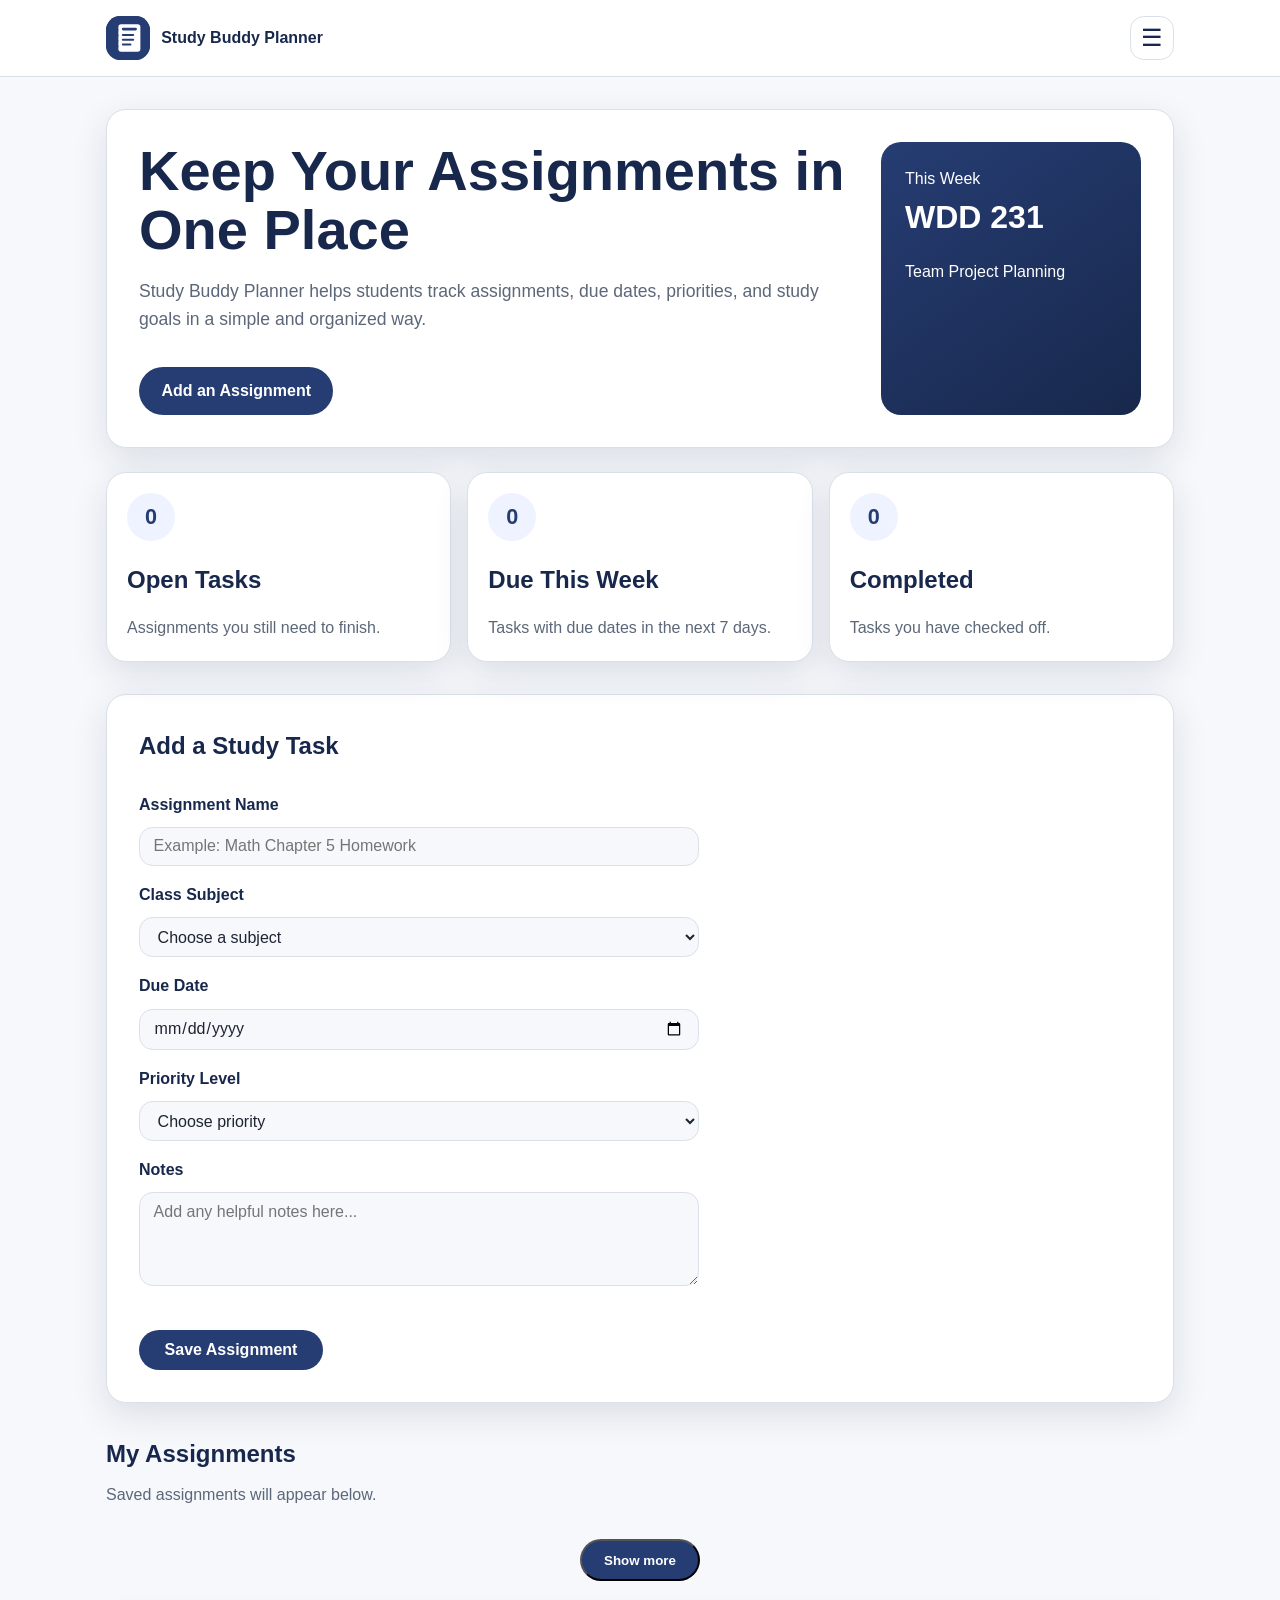
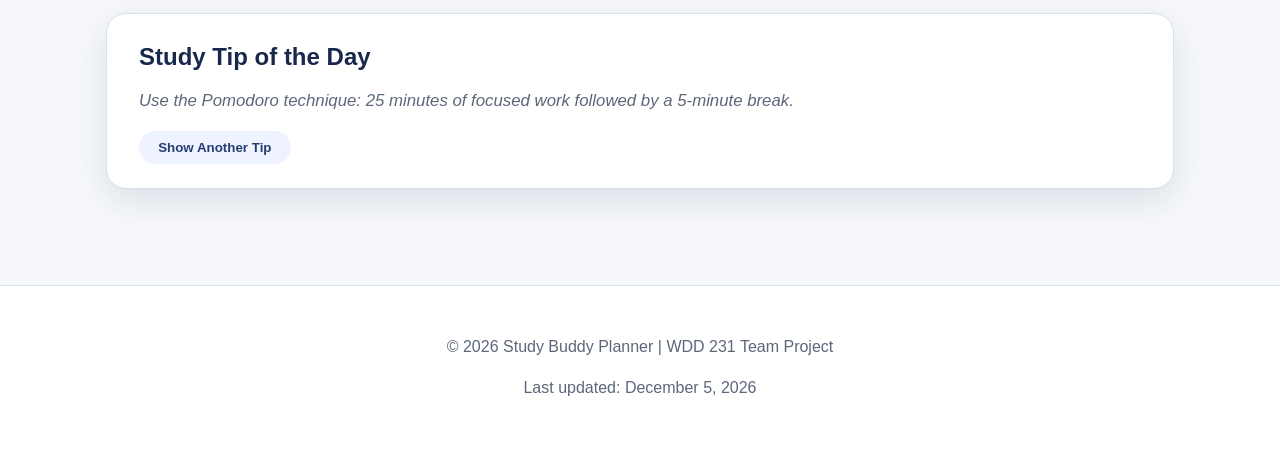
<file: index.html>
<!DOCTYPE html>
<html lang="en">
<head>
  <meta charset="UTF-8">
  <meta name="viewport" content="width=device-width, initial-scale=1.0">
  <title>Study Buddy Planner</title>
  <meta name="description" content="A student planner web app for tracking assignments, study goals, and deadlines.">
  <meta name="author" content="Team 2">

  <link rel="icon" href="images/notebook-logo.svg" type="image/svg+xml">
  <link rel="stylesheet" href="styles/base.css">
  <link rel="stylesheet" href="styles/home.css">
  <script src="scripts/main.js" type="module"></script>
</head>
<body>
  <a class="skip-link" href="#main-content">Skip to main content</a>

  <header class="site-header">
  <div class="header-content">
    <a class="logo" href="index.html" aria-label="Study Buddy Planner home">
      <img
        class="logo-mark"
        src="images/notebook-logo.svg"
        alt=""
        aria-hidden="true"
      >
      <span>Study Buddy Planner</span>
    </a>

    <nav class="main-nav" aria-label="Main navigation">
      <button
        id="menu-button"
        class="menu-button"
        aria-label="Open navigation menu"
        aria-expanded="false"
        aria-controls="nav-menu"
      >
        ☰
      </button>

      <ul id="nav-menu" class="nav-menu">
        <li>
          <a href="index.html" class="active" aria-current="page">Home</a>
        </li>
        <li><a href="planner.html">Planner</a></li>
        <li><a href="studytips.html">Study Tips</a></li>
        <li>
          <a href="settings.html" class="settings-link" aria-label="Settings">
            <span class="gear-icon" aria-hidden="true">⚙</span>
          </a>
        </li>
      </ul>
    </nav>
  </div>
</header>

  <main id="main-content">
    <section class="hero-section">
      <div>
        <h1>Keep Your Assignments in One Place</h1>
        <p class="hero-text">
          Study Buddy Planner helps students track assignments, due dates,
          priorities, and study goals in a simple and organized way.
        </p>
        <a href="#assignment-form" class="button">Add an Assignment</a>
      </div>

      <div class="date-card">
        <span>This Week</span>
        <strong>WDD 231</strong>
        <p>Team Project Planning</p>
      </div>
    </section>

    <section class="summary-grid" aria-label="Planner summary">
      <article class="summary-card">
        <span class="summary-number" id="summary-open">0</span>
        <h2>Open Tasks</h2>
        <p>Assignments you still need to finish.</p>
      </article>

      <article class="summary-card">
        <span class="summary-number" id="summary-due-week">0</span>
        <h2>Due This Week</h2>
        <p>Tasks with due dates in the next 7 days.</p>
      </article>

      <article class="summary-card">
        <span class="summary-number" id="summary-completed">0</span>
        <h2>Completed</h2>
        <p>Tasks you have checked off.</p>
      </article>
    </section>


    <section class="planner-section">
      <h2>Add a Study Task</h2>

      <form id="assignment-form">
        <label for="assignment-name">Assignment Name</label>
        <input
          type="text"
          id="assignment-name"
          name="assignment-name"
          placeholder="Example: Math Chapter 5 Homework"
          required
          maxlength="100"
        >

        <label for="subject">Class Subject</label>
        <select id="subject" name="subject" required>
          <option value="">Choose a subject</option>
          <option value="Math">Math</option>
          <option value="Science">Science</option>
          <option value="English">English</option>
          <option value="History">History</option>
          <option value="Computer Science">Computer Science</option>
          <option value="Other">Other</option>
        </select>

        <label for="due-date">Due Date</label>
        <input
          type="date"
          id="due-date"
          name="due-date"
          required
        >

        <label for="priority">Priority Level</label>
        <select id="priority" name="priority" required>
          <option value="">Choose priority</option>
          <option value="Low">Low</option>
          <option value="Medium">Medium</option>
          <option value="High">High</option>
        </select>

        <label for="notes">Notes</label>
        <textarea
          id="notes"
          name="notes"
          rows="4"
          placeholder="Add any helpful notes here..."
        ></textarea>

        <p id="form-error" class="form-error" aria-live="polite"></p>
        <button type="submit">Save Assignment</button>
      </form>
    </section>

    <section class="task-section" id="assignment-section">
      <h2>My Assignments</h2>
      <p class="section-note" id="task-section-note">Saved assignments will appear below.</p>
      <div id="incomplete-list" class="task-list"></div>
      <button id="show-more-incomplete" class="button button-outline show-more-btn" hidden>Show more</button>

      <div id="completed-section" hidden>
        <h3 class="completed-heading">Completed</h3>
        <div id="completed-list" class="task-list task-list-completed"></div>
        <button id="show-more-completed" class="button button-outline show-more-btn" hidden>Show more</button>
      </div>
    </section>

    <section class="study-tip-section">
      <h2>Study Tip of the Day</h2>
      <div id="study-tip-card">
        <p>
          Break large assignments into smaller tasks so they feel easier
          to complete.
        </p>
      </div>
      <button id="new-tip-button">Show Another Tip</button>
    </section>

    <section class="modal-section">
      <dialog id="task-modal">
        <div class="modal-content">
          <button id="close-modal" aria-label="Close task details">X</button>
          <h2>Assignment Details</h2>
          <p id="modal-text">More assignment details will appear here.</p>
        </div>
      </dialog>
    </section>
  </main>

    <footer class="site-footer">
    <p>&copy; <span id="current-year"></span> Study Buddy Planner | WDD 231 Team Project</p>
    <p id="last-modified"></p>
  </footer>

  <section class="delete-modal-section">
  <dialog id="delete-modal">
    <div class="modal-content">
      <h2>Delete Study Task?</h2>
      <p>Are you sure you want to delete this study task?</p>

      <div class="modal-actions">
        <button id="cancel-delete" type="button">Cancel</button>
        <button id="confirm-delete" type="button" class="delete-confirm-btn">Delete</button>
      </div>
    </div>
  </dialog>
</section>

  <div id="toast" class="toast" role="status" aria-live="polite"></div>
</body>
</html>
</file>
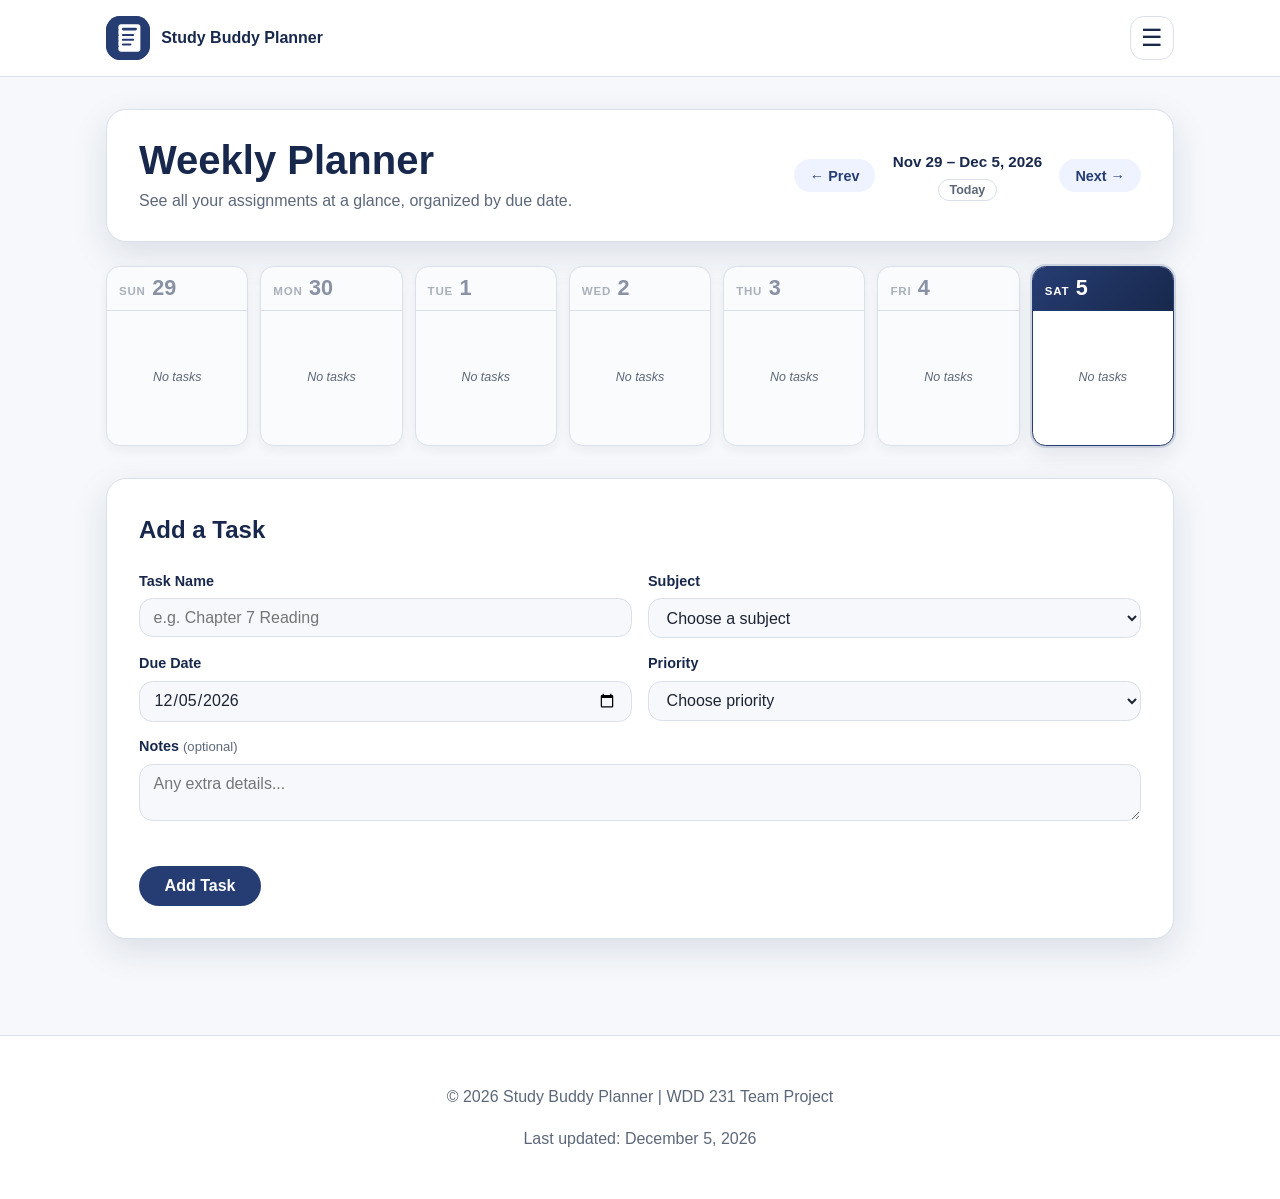
<file: planner.html>
<!DOCTYPE html>
<html lang="en">
<head>
  <meta charset="UTF-8">
  <meta name="viewport" content="width=device-width, initial-scale=1.0">
  <title>Planner | Study Buddy Planner</title>
  <meta name="description" content="A weekly calendar planner for organizing assignments and study tasks by day.">
  <meta name="author" content="Team 2">
  
  <link rel="icon" href="images/notebook-logo.svg" type="image/svg+xml">
  <link rel="stylesheet" href="styles/base.css">
  <link rel="stylesheet" href="styles/planner.css">
  <script src="scripts/planner.js" type="module"></script>
</head>
<body>
  <a class="skip-link" href="#main-content">Skip to main content</a>

  <header class="site-header">
  <div class="header-content">
    <a class="logo" href="index.html" aria-label="Study Buddy Planner home">
      <img
        class="logo-mark"
        src="images/notebook-logo.svg"
        alt=""
        aria-hidden="true"
      >
      <span>Study Buddy Planner</span>
    </a>

    <nav class="main-nav" aria-label="Main navigation">
      <button
        id="menu-button"
        class="menu-button"
        aria-label="Open navigation menu"
        aria-expanded="false"
        aria-controls="nav-menu"
      >
        ☰
      </button>

      <ul id="nav-menu" class="nav-menu">
        <li><a href="index.html">Home</a></li>
        <li>
          <a href="planner.html" class="active" aria-current="page">Planner</a>
        </li>
        <li><a href="studytips.html">Study Tips</a></li>
        <li>
          <a href="settings.html" class="settings-link" aria-label="Settings">
            <span class="gear-icon" aria-hidden="true">⚙</span>
          </a>
        </li>
      </ul>
    </nav>
  </div>
</header>

  <main id="main-content">

    <section class="planner-hero">
      <div class="planner-hero-text">
        <h1>Weekly Planner</h1>
        <p>See all your assignments at a glance, organized by due date.</p>
      </div>
      <div class="week-nav" aria-label="Week navigation">
        <button class="week-nav-btn" id="prev-week" aria-label="Previous week">&#8592; Prev</button>
        <div class="week-nav-center">
          <span id="week-label" aria-live="polite"></span>
          <button class="week-today-btn" id="today-btn">Today</button>
        </div>
        <button class="week-nav-btn" id="next-week" aria-label="Next week">Next &#8594;</button>
      </div>
    </section>

    <section class="calendar-section" aria-label="Weekly calendar">
      <div class="calendar-grid" id="calendar-grid">
        <!-- Day columns rendered by planner.js -->
      </div>
    </section>

    <section class="planner-form-section">
      <h2>Add a Task</h2>
      <form id="planner-form">
        <div class="form-row">
          <div class="form-group">
            <label for="planner-task-name">Task Name</label>
            <input
              type="text"
              id="planner-task-name"
              name="assignment-name"
              placeholder="e.g. Chapter 7 Reading"
              required
              maxlength="100"
            >
          </div>

          <div class="form-group">
            <label for="planner-subject">Subject</label>
            <select id="planner-subject" name="subject" required>
              <option value="">Choose a subject</option>
              <option value="Math">Math</option>
              <option value="Science">Science</option>
              <option value="English">English</option>
              <option value="History">History</option>
              <option value="Computer Science">Computer Science</option>
              <option value="Other">Other</option>
            </select>
          </div>
        </div>

        <div class="form-row">
          <div class="form-group">
            <label for="planner-due-date">Due Date</label>
            <input
              type="date"
              id="planner-due-date"
              name="due-date"
              required
            >
          </div>

          <div class="form-group">
            <label for="planner-priority">Priority</label>
            <select id="planner-priority" name="priority" required>
              <option value="">Choose priority</option>
              <option value="Low">Low</option>
              <option value="Medium">Medium</option>
              <option value="High">High</option>
            </select>
          </div>
        </div>

        <div class="form-group form-group-full">
          <label for="planner-notes">Notes <span class="optional-label">(optional)</span></label>
          <textarea
            id="planner-notes"
            name="notes"
            rows="2"
            placeholder="Any extra details..."
          ></textarea>
        </div>

        <p id="planner-form-error" class="form-error" aria-live="polite"></p>
        <button type="submit" class="button">Add Task</button>
      </form>
    </section>

  </main>

  <footer class="site-footer">
    <p>&copy; <span id="current-year"></span> Study Buddy Planner | WDD 231 Team Project</p>
    <p id="last-modified"></p>
  </footer>

  <!-- Task detail modal -->
  <dialog id="task-modal">
    <div class="modal-content">
      <button id="close-modal" aria-label="Close task details">&#10005;</button>
      <h2>Task Details</h2>
      <div id="modal-body"></div>
    </div>
  </dialog>

</body>
</html>
</file>
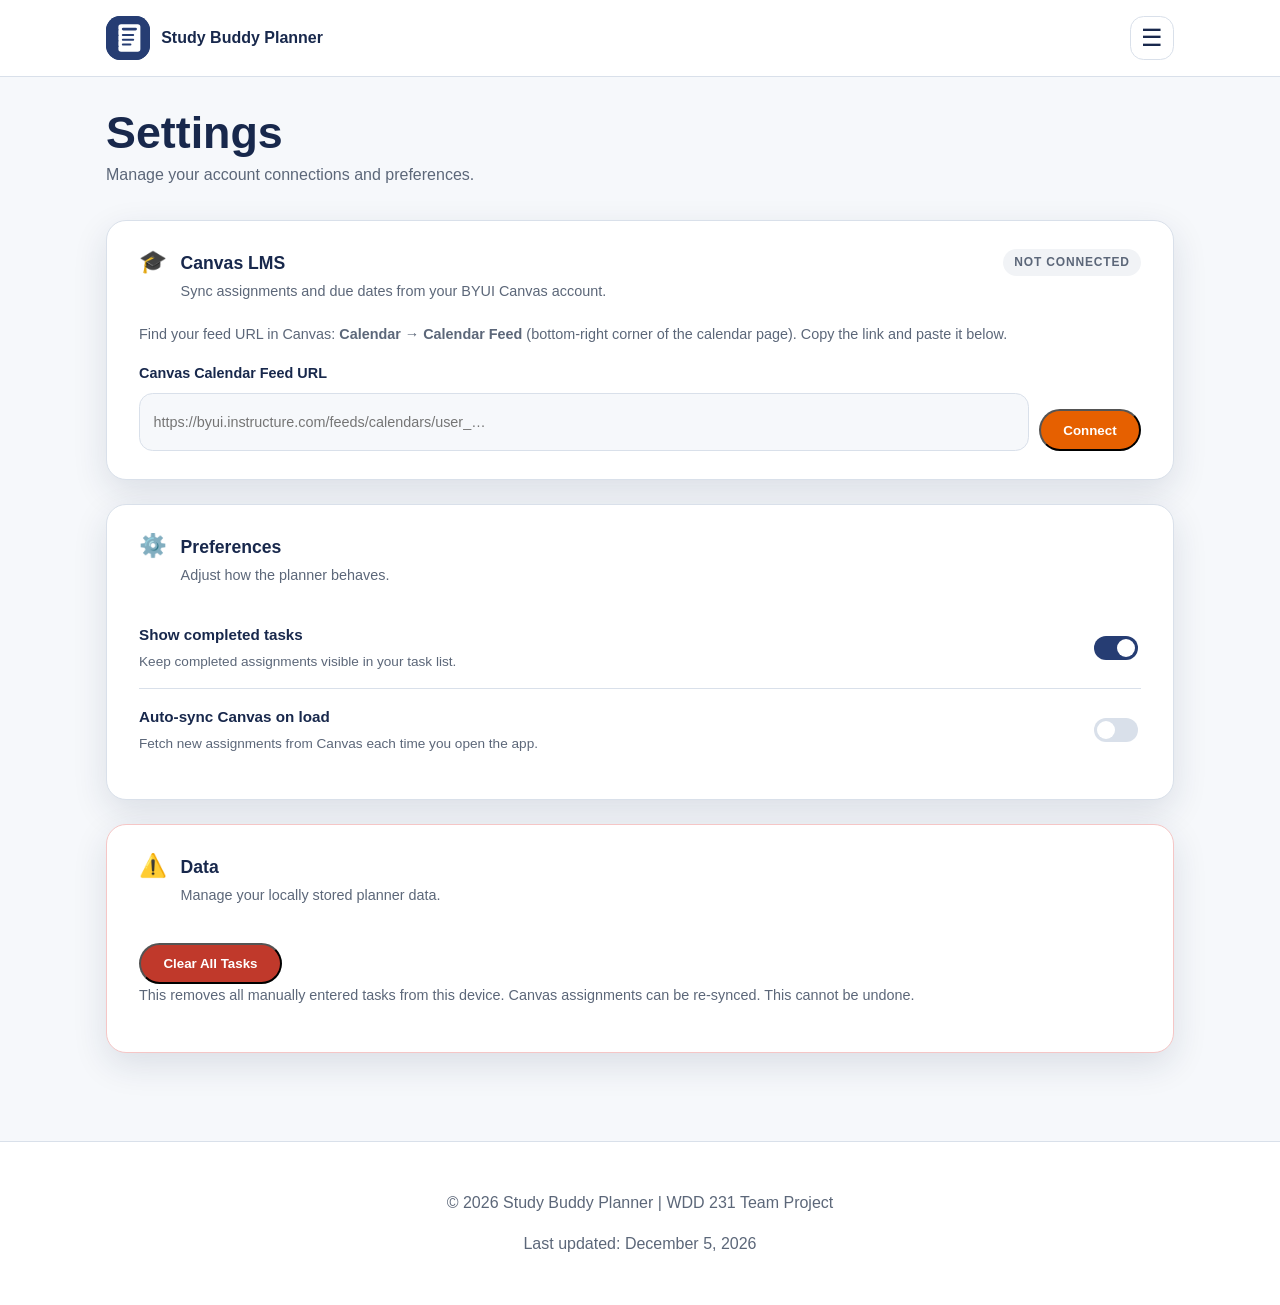
<file: settings.html>
<!DOCTYPE html>
<html lang="en">
<head>
  <meta charset="UTF-8">
  <meta name="viewport" content="width=device-width, initial-scale=1.0">
  <title>Settings — Study Buddy Planner</title>
  <meta name="description" content="Connect your Canvas account and manage your Study Buddy Planner settings.">
  <meta name="author" content="Team 2">

  <link rel="icon" href="images/notebook-logo.svg" type="image/svg+xml">
  <link rel="stylesheet" href="styles/base.css">
  <link rel="stylesheet" href="styles/home.css">
  <link rel="stylesheet" href="styles/settings.css">
  <script src="scripts/settings.js" type="module"></script>
</head>
<body>
  <a class="skip-link" href="#main-content">Skip to main content</a>

  <header class="site-header">
    <div class="header-content">
      <a class="logo" href="index.html" aria-label="Study Buddy Planner home">
        <img
          class="logo-mark"
          src="images/notebook-logo.svg"
          alt=""
          aria-hidden="true"
        >
        <span>Study Buddy Planner</span>
      </a>

      <nav class="main-nav" aria-label="Main navigation">
        <button
          id="menu-button"
          class="menu-button"
          aria-label="Open navigation menu"
          aria-expanded="false"
          aria-controls="nav-menu"
        >
          ☰
        </button>

        <ul id="nav-menu" class="nav-menu">
          <li><a href="index.html">Home</a></li>
          <li><a href="planner.html">Planner</a></li>
          <li><a href="studytips.html">Study Tips</a></li>

          <li>
            <a
              href="settings.html"
              class="settings-link active"
              aria-label="Settings"
              aria-current="page"
            >
              <span class="gear-icon" aria-hidden="true">⚙</span>
            </a>
          </li>
        </ul>
      </nav>
    </div>
  </header>

  <main id="main-content">

    <section class="settings-hero">
      <h1>Settings</h1>
      <p>Manage your account connections and preferences.</p>
    </section>

    <!-- Canvas Integration -->
    <section class="settings-card" id="canvas-section">
      <div class="settings-card-header">
        <div class="settings-card-title">
          <span class="settings-icon" aria-hidden="true">🎓</span>
          <div>
            <h2>Canvas LMS</h2>
            <p>Sync assignments and due dates from your BYUI Canvas account.</p>
          </div>
        </div>
        <span class="connection-badge" id="canvas-badge" data-status="disconnected">Not connected</span>
      </div>

      <!-- Disconnected state -->
      <div id="canvas-disconnected">
        <p class="settings-note">
          Find your feed URL in Canvas: <strong>Calendar &rarr; Calendar Feed</strong>
          (bottom-right corner of the calendar page). Copy the link and paste it below.
        </p>
        <form id="canvas-feed-form" class="canvas-feed-form">
          <label for="canvas-feed-url">Canvas Calendar Feed URL</label>
          <div class="feed-input-row">
            <input
              type="url"
              id="canvas-feed-url"
              name="canvas-feed-url"
              placeholder="https://byui.instructure.com/feeds/calendars/user_…"
              autocomplete="off"
              required
            >
            <button type="submit" class="button button-canvas">Connect</button>
          </div>
        </form>
      </div>

      <!-- Connected state (hidden until feed is saved) -->
      <div id="canvas-connected" hidden>
        <div class="canvas-account-row">
          <div class="canvas-account-info">
            <p class="canvas-account-name">Calendar feed connected</p>
            <p class="canvas-account-email" id="canvas-feed-display">—</p>
          </div>
          <button class="button button-outline" id="canvas-disconnect-btn">Disconnect</button>
        </div>

        <div class="canvas-courses-section">
          <h3>Upcoming Assignments</h3>
          <p class="settings-note" id="canvas-courses-note">Sync to import your assignments.</p>
          <ul class="canvas-course-list" id="canvas-course-list" aria-label="Canvas assignments preview"></ul>
          <div class="sync-row">
            <button class="button button-secondary" id="canvas-sync-btn">Sync Assignments Now</button>
            <p class="settings-note" id="canvas-last-synced" hidden></p>
          </div>
        </div>
      </div>

      <!-- Error state (hidden until needed) -->
      <div id="canvas-error" hidden>
        <p class="settings-error" id="canvas-error-msg">Something went wrong connecting to Canvas.</p>
        <button class="button button-outline" id="canvas-retry-btn">Try Again</button>
      </div>
    </section>

    <!-- App Preferences -->
    <section class="settings-card">
      <div class="settings-card-header">
        <div class="settings-card-title">
          <span class="settings-icon" aria-hidden="true">⚙️</span>
          <div>
            <h2>Preferences</h2>
            <p>Adjust how the planner behaves.</p>
          </div>
        </div>
      </div>

      <div class="prefs-list">
        <label class="pref-row">
          <div>
            <span class="pref-label">Show completed tasks</span>
            <span class="pref-desc">Keep completed assignments visible in your task list.</span>
          </div>
          <input type="checkbox" id="pref-show-completed" role="switch">
        </label>

        <label class="pref-row">
          <div>
            <span class="pref-label">Auto-sync Canvas on load</span>
            <span class="pref-desc">Fetch new assignments from Canvas each time you open the app.</span>
          </div>
          <input type="checkbox" id="pref-auto-sync" role="switch">
        </label>
      </div>
    </section>

    <!-- Danger zone -->
    <section class="settings-card settings-card-danger">
      <div class="settings-card-header">
        <div class="settings-card-title">
          <span class="settings-icon" aria-hidden="true">⚠️</span>
          <div>
            <h2>Data</h2>
            <p>Manage your locally stored planner data.</p>
          </div>
        </div>
      </div>
      <button class="button button-danger" id="clear-data-btn">Clear All Tasks</button>
      <p class="settings-note">This removes all manually entered tasks from this device. Canvas assignments can be re-synced. This cannot be undone.</p>
    </section>

  </main>

  <footer class="site-footer">
    <p>&copy; <span id="current-year"></span> Study Buddy Planner | WDD 231 Team Project</p>
    <p id="last-modified"></p>
  </footer>

  <!-- Confirm clear dialog -->
  <dialog id="confirm-clear-modal">
    <div class="modal-content">
      <button id="close-confirm-modal" aria-label="Cancel">X</button>
      <h2>Clear all tasks?</h2>
      <p>This will permanently delete all manually entered tasks on this device. Canvas assignments can be re-synced afterward.</p>
      <div class="modal-actions">
        <button class="button button-outline" id="cancel-clear-btn">Cancel</button>
        <button class="button button-danger" id="confirm-clear-btn">Yes, clear everything</button>
      </div>
    </div>
  </dialog>

</body>
</html>
</file>
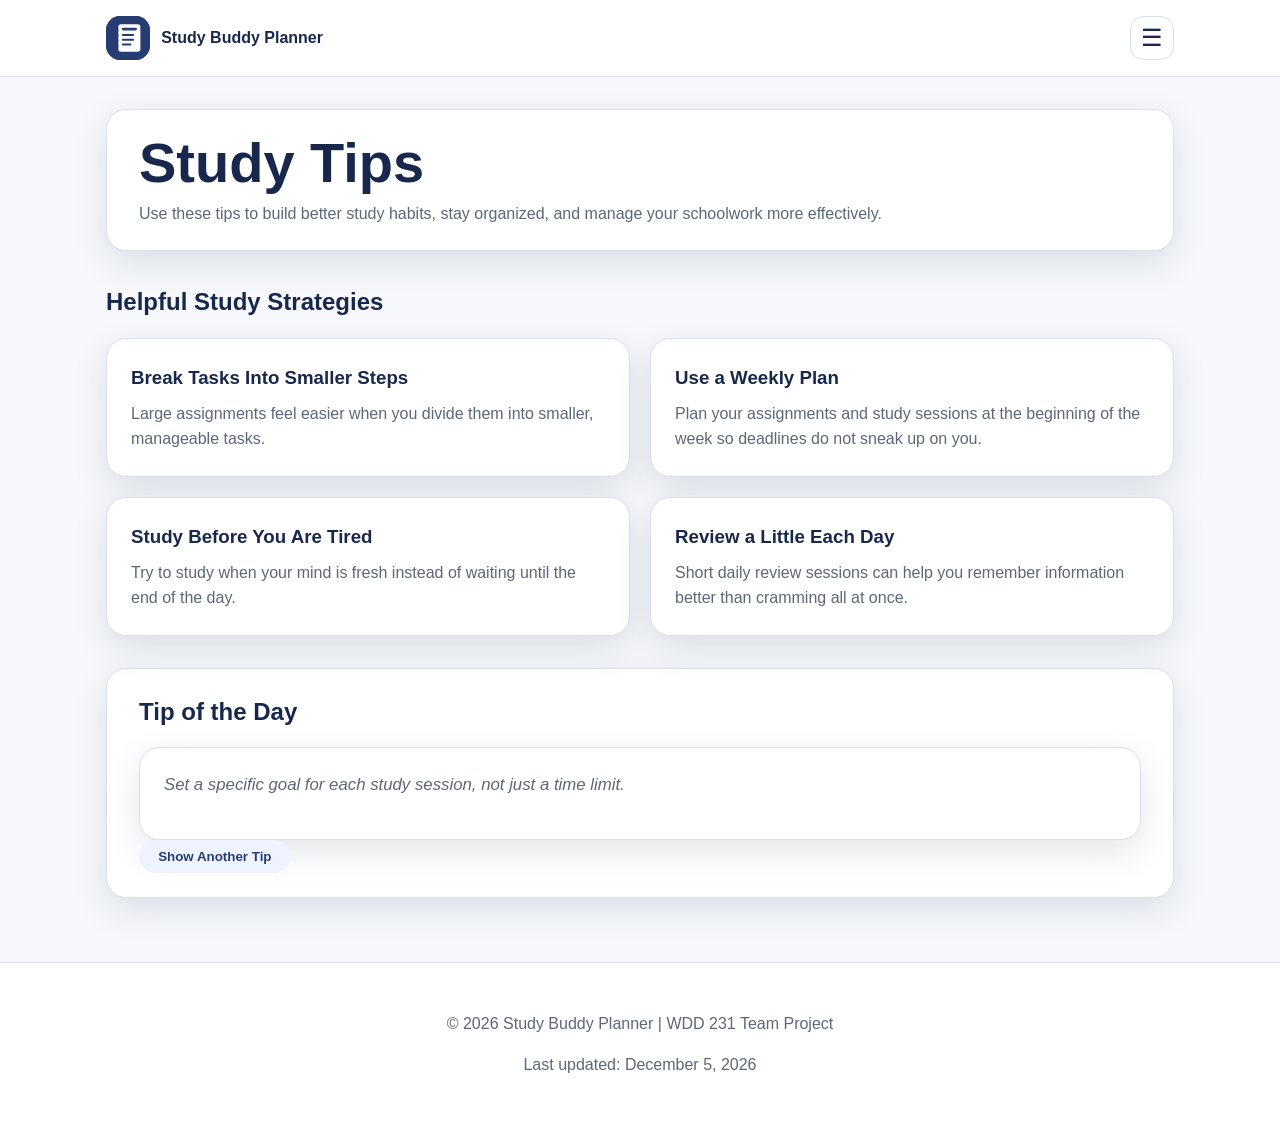
<file: studytips.html>
<!DOCTYPE html>
<html lang="en">
<head>
  <meta charset="UTF-8">
  <meta name="viewport" content="width=device-width, initial-scale=1.0">
  <title>Study Tips | Study Buddy Planner</title>
  <meta name="description" content="Study tips and strategies to help students stay organized and improve their study habits.">
  <meta name="author" content="Team 2">

  <link rel="icon" href="images/notebook-logo.svg" type="image/svg+xml">
  <link rel="stylesheet" href="styles/base.css">
  <link rel="stylesheet" href="styles/home.css">
  <script src="scripts/main.js" type="module"></script>
</head>

<body>
  <a href="#main-content" class="skip-link">Skip to main content</a>

  <header class="site-header">
  <div class="header-content">
    <a class="logo" href="index.html" aria-label="Study Buddy Planner home">
      <img
        class="logo-mark"
        src="images/notebook-logo.svg"
        alt=""
        aria-hidden="true"
      >
      <span>Study Buddy Planner</span>
    </a>

    <nav class="main-nav" aria-label="Main navigation">
      <button
        id="menu-button"
        class="menu-button"
        aria-label="Open navigation menu"
        aria-expanded="false"
        aria-controls="nav-menu"
      >
        ☰
      </button>

      <ul id="nav-menu" class="nav-menu">
        <li><a href="index.html">Home</a></li>
        <li><a href="planner.html">Planner</a></li>
        <li>
          <a href="studytips.html" class="active" aria-current="page">
            Study Tips
          </a>
        </li>
        <li>
          <a href="settings.html" class="settings-link" aria-label="Settings">
            <span class="gear-icon" aria-hidden="true">⚙</span>
          </a>
        </li>
      </ul>
    </nav>
  </div>
</header>

  <main id="main-content">
    <section class="tips-hero">
      <h1>Study Tips</h1>
      <p>
        Use these tips to build better study habits, stay organized, and manage
        your schoolwork more effectively.
      </p>
    </section>

    <section class="tips-section">
      <h2>Helpful Study Strategies</h2>

      <div class="tips-grid">
        <article class="study-tip-card">
          <h3>Break Tasks Into Smaller Steps</h3>
          <p>
            Large assignments feel easier when you divide them into smaller,
            manageable tasks.
          </p>
        </article>

        <article class="study-tip-card">
          <h3>Use a Weekly Plan</h3>
          <p>
            Plan your assignments and study sessions at the beginning of the
            week so deadlines do not sneak up on you.
          </p>
        </article>

        <article class="study-tip-card">
          <h3>Study Before You Are Tired</h3>
          <p>
            Try to study when your mind is fresh instead of waiting until the
            end of the day.
          </p>
        </article>

        <article class="study-tip-card">
          <h3>Review a Little Each Day</h3>
          <p>
            Short daily review sessions can help you remember information
            better than cramming all at once.
          </p>
        </article>
      </div>
    </section>

    <section class="featured-tip-section">
      <h2>Tip of the Day</h2>

      <div id="study-tip-card" class="study-tip-card">
        <p>
          Start with the assignment that is due soonest or feels the hardest.
          Getting it started can make the rest of your work feel easier.
        </p>
      </div>

      <button id="new-tip-button" type="button">Show Another Tip</button>
    </section>
  </main>

  <footer class="site-footer">
    <p>&copy; <span id="current-year"></span> Study Buddy Planner | WDD 231 Team Project</p>
    <p id="last-modified"></p>
  </footer>
</body>
</html>
</file>
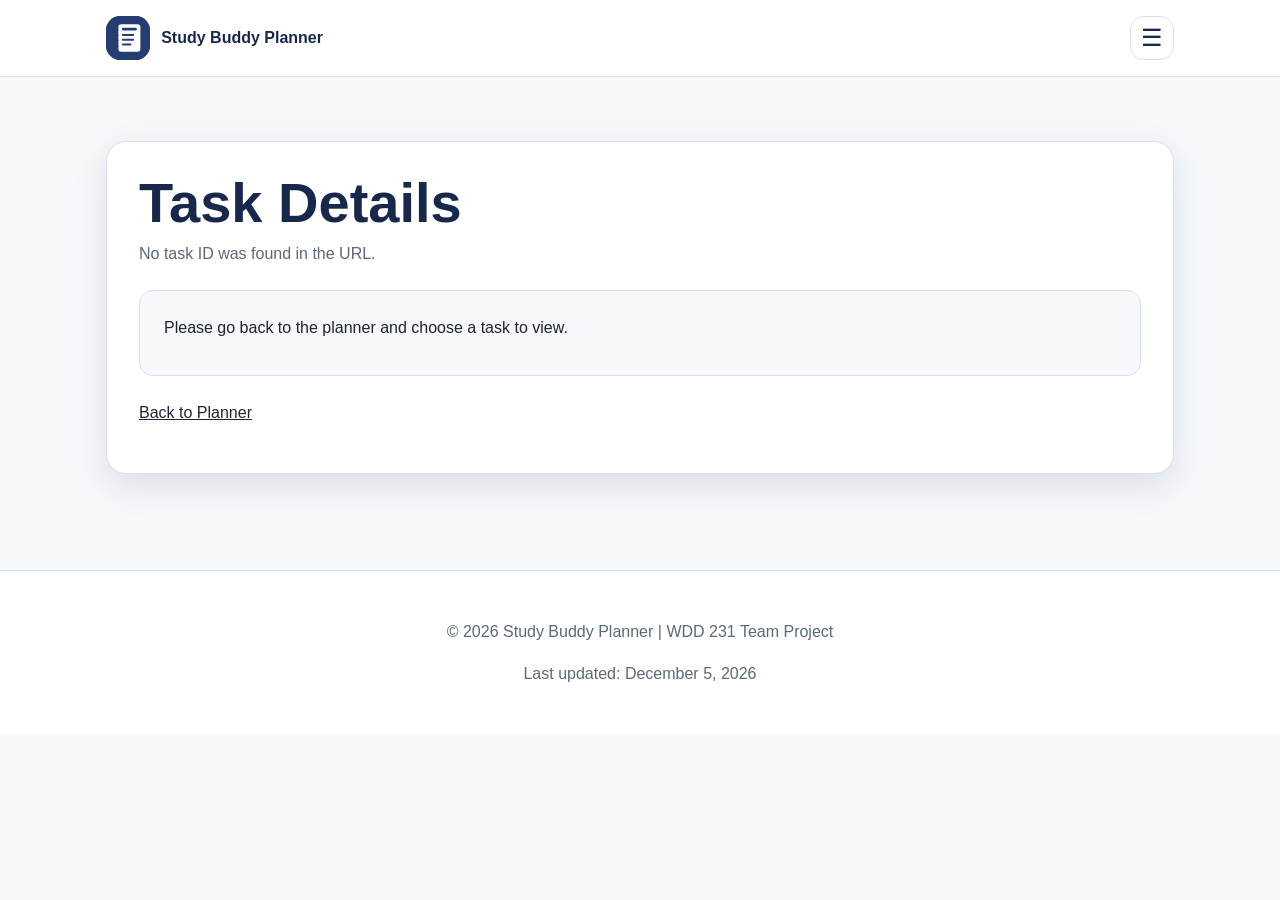
<file: task-details.html>
<!DOCTYPE html>
<html lang="en">
<head>
  <meta charset="UTF-8">
  <meta name="viewport" content="width=device-width, initial-scale=1.0">
  <title>Task Details | Study Buddy Planner</title>
  <meta name="description" content="View details for a selected study task or assignment.">
  <meta name="author" content="Team 2">

  <link rel="icon" href="images/notebook-logo.svg" type="image/svg+xml">
  <link rel="stylesheet" href="styles/base.css">
  <link rel="stylesheet" href="styles/home.css">

  <script src="scripts/task-details.js" type="module"></script>
</head>

<body>
  <a href="#main-content" class="skip-link">Skip to main content</a>

  <header class="site-header">
    <div class="header-content">
      <a class="logo" href="index.html" aria-label="Study Buddy Planner home">
        <img
          class="logo-mark"
          src="images/notebook-logo.svg"
          alt=""
          aria-hidden="true"
        >
        <span>Study Buddy Planner</span>
      </a>

      <nav class="main-nav" aria-label="Main navigation">
        <button
          id="menu-button"
          class="menu-button"
          aria-label="Open navigation menu"
          aria-expanded="false"
          aria-controls="nav-menu"
        >
          ☰
        </button>

        <ul id="nav-menu" class="nav-menu">
          <li><a href="index.html">Home</a></li>
          <li><a href="planner.html">Planner</a></li>
          <li><a href="studytips.html">Study Tips</a></li>

          <li>
            <a href="settings.html" class="settings-link" aria-label="Settings">
              <span class="gear-icon" aria-hidden="true">⚙</span>
            </a>
          </li>
        </ul>
      </nav>
    </div>
  </header>

  <main id="main-content">
    <section class="task-details-section">
      <h1>Task Details</h1>
      <p id="task-id-message">Loading task details...</p>

      <div id="task-details-card">
        <!-- Task details will show here with JavaScript -->
      </div>

      <p>
        <a href="planner.html">Back to Planner</a>
      </p>
    </section>
  </main>

  <footer class="site-footer">
    <p>&copy; <span id="current-year"></span> Study Buddy Planner | WDD 231 Team Project</p>
    <p id="last-modified"></p>
  </footer>
</body>
</html>
</file>
<file: styles/base.css>
:root {
  --color-bg: #f6f8fb;
  --color-surface: #ffffff;
  --color-primary: #263d73;
  --color-primary-dark: #18284c;
  --color-text: #1d2433;
  --color-muted: #5c6779;
  --color-border: #d9e0ea;
  --shadow-soft: 0 12px 35px rgba(28, 42, 70, 0.12);
  --radius-lg: 1.25rem;
  --radius-md: 0.85rem;
  --max-width: 1100px;
  --font-main: Arial, Helvetica, sans-serif;
}

* {
  box-sizing: border-box;
}

body {
  margin: 0;
  font-family: var(--font-main);
  color: var(--color-text);
  background: var(--color-bg);
  line-height: 1.6;
}

a {
  color: inherit;
}

.skip-link {
  position: absolute;
  top: -50px;
  left: 1rem;
  background: var(--color-primary-dark);
  color: white;
  padding: 0.75rem 1rem;
  border-radius: var(--radius-md);
}

.skip-link:focus {
  top: 1rem;
}

.site-header {
  background: var(--color-surface);
  border-bottom: 1px solid var(--color-border);
}

.header-content {
  max-width: var(--max-width);
  margin: 0 auto;
  padding: 1rem;
  display: flex;
  align-items: center;
  justify-content: space-between;
}

main {
  max-width: var(--max-width);
  margin: 0 auto;
  padding: 2rem 1rem 4rem;
}

.site-footer {
  text-align: center;
  padding: 2rem 1rem;
  color: var(--color-muted);
  border-top: 1px solid var(--color-border);
  background: white;
}

/* Animations */
@keyframes fadeSlideIn {
  from {
    opacity: 0;
    transform: translateY(35px);
  }

  to {
    opacity: 1;
    transform: translateY(0);
  }
}

@keyframes softPop {
  from {
    opacity: 0;
    transform: scale(0.85);
  }

  to {
    opacity: 1;
    transform: scale(1);
  }
}

@keyframes buttonPulse {
  0% {
    transform: scale(1);
  }

  50% {
    transform: scale(1.08);
  }

  100% {
    transform: scale(1);
  }
}

/* Page animation */
main section {
  animation: fadeSlideIn 0.8s ease-out;
}

/* Card animation */
article,
.task-card,
.planner-task,
.study-tip-card,
.calendar-day,
.settings-card {
  animation: softPop 0.7s ease-out;
}

/* Button animation */
button:hover,
.button:hover,
a.button:hover {
  animation: buttonPulse 0.35s ease-in-out;
}

/* Toast message animation*/
.toast {
  position: fixed;
  bottom: 1.5rem;
  right: 1.5rem;
  max-width: 320px;
  background: var(--color-primary-dark);
  color: #ffffff;
  padding: 0.9rem 1.2rem;
  border-radius: var(--radius-md);
  box-shadow: var(--shadow-soft);
  opacity: 0;
  transform: translateY(24px);
  pointer-events: none;
  transition: opacity 0.3s ease, transform 0.3s ease;
  z-index: 1000;
}

.toast.show {
  opacity: 1;
  transform: translateY(0);
}

.toast.error {
  background: #8b1e1e;
}

/* Delete Question */
.modal-actions {
  display: flex;
  justify-content: flex-end;
  gap: 0.75rem;
  margin-top: 1.5rem;
}

.delete-confirm-btn {
  background-color: #8b1e1e;
  color: #ffffff;
}

#delete-modal::backdrop {
  background: rgba(0, 0, 0, 0.45);
}

@media screen and (max-width: 600px) {
  .toast {
    left: 1rem;
    right: 1rem;
    bottom: 1rem;
    max-width: none;
  }
}

/* Burger menu */
.main-nav {
  position: relative;
}

.menu-button {
  display: flex;
  align-items: center;
  justify-content: center;
  width: 44px;
  height: 44px;
  padding: 0;
  border: 1px solid var(--color-border);
  border-radius: var(--radius-md);
  background: var(--color-surface);
  color: var(--color-primary-dark);
  font-size: 1.5rem;
  cursor: pointer;
}

.nav-menu {
  display: none;
  position: absolute;
  top: calc(100% + 0.5rem);
  right: 0;
  min-width: 190px;
  margin: 0;
  padding: 0.5rem;
  list-style: none;
  background: var(--color-surface);
  border: 1px solid var(--color-border);
  border-radius: var(--radius-md);
  box-shadow: var(--shadow-soft);
  z-index: 1000;
}

@keyframes menuDropIn {
  from {
    opacity: 0;
    transform: translateY(-10px);
  }

  to {
    opacity: 1;
    transform: translateY(0);
  }
}

.nav-menu.open {
  display: block;
  animation: menuDropIn 0.3s ease-out;
}

.nav-menu li {
  margin: 0;
}

.nav-menu a {
  display: flex;
  align-items: center;
  padding: 0.75rem 1rem;
  border-radius: var(--radius-md);
  text-decoration: none;
}

.nav-menu a:hover,
.nav-menu a:focus-visible {
  background: #edf2fc;
}

.nav-menu a.active {
  background: #e8eefb;
  color: var(--color-primary-dark);
  font-weight: 700;
}

/* Gear icon */
.settings-link {
  justify-content: center;
}

.gear-icon {
  font-size: 1.35rem;
  line-height: 1;
}

/* Respect users who prefer reduced motion (WCAG 2.3.3) */
@media (prefers-reduced-motion: reduce) {
  *,
  *::before,
  *::after {
    animation-duration: 0.01ms !important;
    animation-iteration-count: 1 !important;
    transition-duration: 0.01ms !important;
    scroll-behavior: auto !important;
  }
}
</file>
<file: styles/home.css>
.logo {
  display: flex;
  align-items: center;
  gap: 0.7rem;
  font-weight: 800;
  text-decoration: none;
  color: var(--color-primary-dark);
}

.logo-mark {
  display: grid;
  place-items: center;
  width: 44px;
  height: 44px;
  border-radius: 0.9rem;
  background: var(--color-primary);
  color: white;
}

/* --- Hero section --- */
.hero-section {
  display: grid;
  grid-template-columns: 1fr 260px;
  gap: 1.5rem;
  background: var(--color-surface);
  border: 1px solid var(--color-border);
  border-radius: var(--radius-lg);
  box-shadow: var(--shadow-soft);
  padding: 2rem;
  margin-bottom: 1.5rem;
}

h1 {
  font-size: clamp(2rem, 5vw, 3.5rem);
  line-height: 1.05;
  margin: 0 0 1rem;
  color: var(--color-primary-dark);
}

.hero-text {
  color: var(--color-muted);
  font-size: 1.1rem;
}

.date-card {
  border-radius: var(--radius-lg);
  background: linear-gradient(
    145deg,
    var(--color-primary),
    var(--color-primary-dark)
  );
  color: white;
  padding: 1.5rem;
}

.date-card strong {
  display: block;
  font-size: 2rem;
}

/* --- Summary cards --- */
.summary-grid {
  display: grid;
  grid-template-columns: repeat(3, 1fr);
  gap: 1rem;
}

.summary-card {
  background: var(--color-surface);
  border: 1px solid var(--color-border);
  border-radius: var(--radius-lg);
  box-shadow: var(--shadow-soft);
  padding: 1.25rem;
}

.summary-number {
  display: inline-grid;
  place-items: center;
  width: 48px;
  height: 48px;
  border-radius: 50%;
  background: #eef3ff;
  color: var(--color-primary);
  font-size: 1.35rem;
  font-weight: 800;
}

.summary-card h2 {
  color: var(--color-primary-dark);
  margin-bottom: 0.35rem;
}

.summary-card p {
  color: var(--color-muted);
  margin-bottom: 0;
}

/* --- CTA button --- */
.button {
  display: inline-block;
  margin-top: 1rem;
  padding: 0.7rem 1.4rem;
  background: var(--color-primary);
  color: white;
  font-weight: 700;
  border-radius: 999px;
  text-decoration: none;
  transition: background 0.15s;
}

.button:hover,
.button:focus {
  background: var(--color-primary-dark);
}

/* --- Form section --- */
.planner-section {
  background: var(--color-surface);
  border: 1px solid var(--color-border);
  border-radius: var(--radius-lg);
  box-shadow: var(--shadow-soft);
  padding: 2rem;
  margin: 2rem 0;
}

.planner-section h2 {
  color: var(--color-primary-dark);
  margin: 0 0 1.25rem;
}

#assignment-form {
  display: flex;
  flex-direction: column;
  gap: 0.6rem;
  max-width: 560px;
}

#assignment-form label {
  font-weight: 700;
  color: var(--color-primary-dark);
  margin-top: 0.4rem;
}

#assignment-form input,
#assignment-form select,
#assignment-form textarea {
  padding: 0.6rem 0.85rem;
  border: 1px solid var(--color-border);
  border-radius: var(--radius-md);
  font-family: var(--font-main);
  font-size: 1rem;
  color: var(--color-text);
  background: var(--color-bg);
  width: 100%;
}

#assignment-form input:focus,
#assignment-form select:focus,
#assignment-form textarea:focus {
  outline: 2px solid var(--color-primary);
  outline-offset: 1px;
}

#assignment-form button[type="submit"] {
  margin-top: 0.5rem;
  align-self: flex-start;
  padding: 0.7rem 1.6rem;
  background: var(--color-primary);
  color: white;
  font-weight: 700;
  font-size: 1rem;
  border: none;
  border-radius: 999px;
  cursor: pointer;
  transition: background 0.15s;
}

#assignment-form button[type="submit"]:hover {
  background: var(--color-primary-dark);
}

.form-error {
  color: #a5291b;
  font-size: 0.9rem;
  min-height: 1.2em;
  margin: 0;
}

/* --- Task list section --- */
.task-section {
  margin: 2rem 0;
}

.task-section h2 {
  color: var(--color-primary-dark);
  margin-bottom: 0.5rem;
}

.section-note {
  color: var(--color-muted);
  margin: 0 0 1rem;
}

.empty-state {
  color: var(--color-muted);
  font-style: italic;
}

.task-list {
  display: grid;
  grid-template-columns: repeat(auto-fill, minmax(260px, 1fr));
  gap: 1rem;
}

.task-list-completed {
  grid-template-columns: repeat(3, 1fr);
}

.completed-heading {
  margin: 1.5rem 0 0.75rem;
  font-size: 0.9rem;
  font-weight: 700;
  text-transform: uppercase;
  letter-spacing: 0.08em;
  color: var(--color-muted);
}

.show-more-btn {
  display: block;
  margin: 1rem auto 0;
}

/* --- Task cards --- */
.task-card {
  background: var(--color-surface);
  border: 1px solid var(--color-border);
  border-radius: var(--radius-lg);
  box-shadow: var(--shadow-soft);
  padding: 1.25rem;
  cursor: pointer;
  transition: box-shadow 0.15s, transform 0.1s;
}

.task-card:hover {
  box-shadow: 0 16px 40px rgba(28, 42, 70, 0.16);
  transform: translateY(-2px);
}

.task-card-header {
  display: flex;
  align-items: center;
  gap: 0.5rem;
  margin-bottom: 0.5rem;
}

.task-priority-badge {
  font-size: 0.72rem;
  font-weight: 800;
  text-transform: uppercase;
  letter-spacing: 0.08em;
  padding: 0.2rem 0.55rem;
  border-radius: 999px;
  background: #eef3ff;
  color: var(--color-primary);
}

.task-card[data-priority="High"] .task-priority-badge {
  background: #fdecea;
  color: #a5291b;
  font-weight: 800;
}

.task-card[data-priority="Medium"] .task-priority-badge {
  background: #fef9ec;
  color: #8a5d00;
}

.task-card[data-priority="Low"] .task-priority-badge {
  background: #eafaf1;
  color: #166a39;
}

.task-subject {
  font-size: 0.85rem;
  color: var(--color-muted);
}

.task-name {
  font-size: 1rem;
  color: var(--color-primary-dark);
  margin: 0 0 0.3rem;
}

.task-due {
  font-size: 0.85rem;
  color: var(--color-muted);
  margin: 0 0 0.75rem;
}

.task-card-footer {
  display: flex;
  align-items: center;
  justify-content: space-between;
  gap: 0.5rem;
}

.task-complete-label {
  display: flex;
  align-items: center;
  gap: 0.4rem;
  font-size: 0.85rem;
  color: var(--color-muted);
  cursor: pointer;
}

.task-delete-btn {
  font-size: 0.8rem;
  padding: 0.25rem 0.7rem;
  border: 1px solid var(--color-border);
  border-radius: 999px;
  background: transparent;
  color: var(--color-muted);
  cursor: pointer;
  transition: background 0.15s, color 0.15s;
}

.task-delete-btn:hover {
  background: #fdecea;
  color: #a5291b;
  border-color: #e74c3c;
}

/* --- Study tips page --- */
.tips-hero {
  background: var(--color-surface);
  border: 1px solid var(--color-border);
  border-radius: var(--radius-lg);
  box-shadow: var(--shadow-soft);
  padding: 1.5rem 2rem;
  margin-bottom: 2rem;
}

.tips-hero h1 {
  color: var(--color-primary-dark);
  margin: 0 0 0.5rem;
}

.tips-hero p {
  color: var(--color-muted);
  margin: 0;
}

.tips-section h2,
.featured-tip-section h2 {
  color: var(--color-primary-dark);
  margin: 0 0 1rem;
}

.tips-grid {
  display: grid;
  grid-template-columns: repeat(2, 1fr);
  gap: 1.25rem;
  margin-bottom: 2rem;
}

.study-tip-card {
  background: var(--color-surface);
  border: 1px solid var(--color-border);
  border-radius: var(--radius-lg);
  box-shadow: var(--shadow-soft);
  padding: 1.5rem;
}

.study-tip-card h3 {
  color: var(--color-primary-dark);
  margin: 0 0 0.5rem;
}

.study-tip-card p {
  color: var(--color-muted);
  margin: 0;
}

.featured-tip-section {
  background: var(--color-surface);
  border: 1px solid var(--color-border);
  border-radius: var(--radius-lg);
  box-shadow: var(--shadow-soft);
  padding: 1.5rem 2rem;
}

/* --- Study tip section --- */
.study-tip-section {
  background: var(--color-surface);
  border: 1px solid var(--color-border);
  border-radius: var(--radius-lg);
  box-shadow: var(--shadow-soft);
  padding: 1.5rem 2rem;
  margin: 2rem 0;
}

.study-tip-section h2 {
  color: var(--color-primary-dark);
  margin: 0 0 0.75rem;
}

#study-tip-card p {
  color: var(--color-muted);
  font-style: italic;
  font-size: 1.05rem;
  margin: 0 0 1rem;
}

#new-tip-button {
  padding: 0.55rem 1.2rem;
  background: #eef3ff;
  color: var(--color-primary);
  font-weight: 700;
  border: none;
  border-radius: 999px;
  cursor: pointer;
  transition: background 0.15s;
}

#new-tip-button:hover {
  background: #dce7ff;
}

/* --- Modal --- */
.modal-section {
  display: contents;
}

#task-modal {
  border: none;
  border-radius: var(--radius-lg);
  box-shadow: 0 24px 60px rgba(28, 42, 70, 0.22);
  padding: 0;
  max-width: 480px;
  width: 90%;
}

#task-modal::backdrop {
  background: rgba(28, 42, 70, 0.45);
}

.modal-content {
  padding: 2rem;
  position: relative;
}

.modal-content h2 {
  color: var(--color-primary-dark);
  margin: 0 0 1rem;
}

#modal-text {
  color: var(--color-text);
  line-height: 1.9;
}

#close-modal {
  position: absolute;
  top: 1rem;
  right: 1rem;
  background: #eef3ff;
  border: none;
  border-radius: 50%;
  width: 32px;
  height: 32px;
  font-size: 0.85rem;
  font-weight: 800;
  color: var(--color-primary);
  cursor: pointer;
  display: grid;
  place-items: center;
  transition: background 0.15s;
}

#close-modal:hover {
  background: #dce7ff;
}

/* --- Task details page --- */

.task-details-section {
  background: var(--color-surface);
  border: 1px solid var(--color-border);
  border-radius: var(--radius-lg);
  box-shadow: var(--shadow-soft);
  padding: 2rem;
  margin: 2rem 0;
}

.task-details-section h1 {
  color: var(--color-primary-dark);
  margin: 0 0 0.5rem;
}

#task-id-message {
  color: var(--color-muted);
  margin: 0 0 1.5rem;
}

#task-details-card {
  border: 1px solid var(--color-border);
  border-radius: var(--radius-md);
  padding: 1.5rem;
  background: var(--color-bg);
}

#task-details-card h2 {
  color: var(--color-primary-dark);
  margin: 0 0 1rem;
}

#task-details-card p {
  margin: 0 0 0.6rem;
}

.task-details-section > p {
  margin-top: 1.5rem;
}

/* --- Responsive --- */
@media (max-width: 760px) {
  .hero-section {
    grid-template-columns: 1fr;
  }

  .summary-grid {
    grid-template-columns: 1fr;
  }

  .task-list {
    grid-template-columns: 1fr;
  }

  .task-list-completed {
    grid-template-columns: 1fr;
  }
}

@media (max-width: 640px) {
  .tips-grid {
    grid-template-columns: 1fr;
  }
}
</file>
<file: styles/planner.css>
/* planner.css — styles for planner.html */

/* ── Logo ── */
.logo {
  display: flex;
  align-items: center;
  gap: 0.7rem;
  font-weight: 800;
  text-decoration: none;
  color: var(--color-primary-dark);
}

.logo-mark {
  display: grid;
  place-items: center;
  width: 44px;
  height: 44px;
  border-radius: 0.9rem;
  background: var(--color-primary);
  color: white;
}

/* ── Hero ── */
.planner-hero {
  background: var(--color-surface);
  border: 1px solid var(--color-border);
  border-radius: var(--radius-lg);
  box-shadow: var(--shadow-soft);
  padding: 1.75rem 2rem;
  margin-bottom: 1.5rem;
  display: flex;
  align-items: center;
  justify-content: space-between;
  flex-wrap: wrap;
  gap: 1.25rem;
}

.planner-hero-text h1 {
  font-size: clamp(1.5rem, 4vw, 2.5rem);
  line-height: 1.1;
  margin: 0 0 0.35rem;
  color: var(--color-primary-dark);
}

.planner-hero-text p {
  color: var(--color-muted);
  margin: 0;
}

/* ── Week navigation ── */
.week-nav {
  display: flex;
  align-items: center;
  gap: 0.75rem;
  flex-shrink: 0;
}

.week-nav-center {
  display: flex;
  flex-direction: column;
  align-items: center;
  gap: 0.3rem;
  min-width: 160px;
  text-align: center;
}

#week-label {
  font-weight: 700;
  color: var(--color-primary-dark);
  font-size: 0.95rem;
}

.week-nav-btn {
  padding: 0.55rem 1rem;
  background: #eef3ff;
  color: var(--color-primary);
  font-weight: 700;
  font-size: 0.9rem;
  border: none;
  border-radius: 999px;
  cursor: pointer;
  transition: background 0.15s;
  white-space: nowrap;
}

.week-nav-btn:hover {
  background: #dce7ff;
}

.week-today-btn {
  font-size: 0.78rem;
  font-weight: 700;
  padding: 0.2rem 0.65rem;
  background: transparent;
  color: var(--color-muted);
  border: 1px solid var(--color-border);
  border-radius: 999px;
  cursor: pointer;
  transition: background 0.15s, color 0.15s;
}

.week-today-btn:hover {
  background: #eef3ff;
  color: var(--color-primary);
}

/* ── Calendar grid ── */
.calendar-section {
  margin-bottom: 2rem;
}

.calendar-grid {
  display: grid;
  grid-template-columns: repeat(7, 1fr);
  gap: 0.75rem;
}

/* ── Day column ── */
.calendar-day {
  background: var(--color-surface);
  border: 1px solid var(--color-border);
  border-radius: var(--radius-md);
  box-shadow: 0 4px 12px rgba(28, 42, 70, 0.06);
  min-height: 180px;
  display: flex;
  flex-direction: column;
  overflow: hidden;
  transition: box-shadow 0.15s;
}

.calendar-day:hover {
  box-shadow: 0 8px 22px rgba(28, 42, 70, 0.1);
}

.calendar-day-header {
  padding: 0.6rem 0.75rem;
  border-bottom: 1px solid var(--color-border);
  display: flex;
  align-items: baseline;
  gap: 0.4rem;
}

.day-name {
  font-size: 0.72rem;
  font-weight: 800;
  text-transform: uppercase;
  letter-spacing: 0.07em;
  color: var(--color-muted);
}

.day-num {
  font-size: 1.35rem;
  font-weight: 800;
  color: var(--color-primary-dark);
  line-height: 1;
}

/* Today highlight */
.calendar-day.is-today {
  border-color: var(--color-primary);
  box-shadow:
    0 0 0 2px rgba(38, 61, 115, 0.15),
    0 8px 22px rgba(28, 42, 70, 0.1);
}

.calendar-day.is-today .calendar-day-header {
  background: linear-gradient(
    135deg,
    var(--color-primary),
    var(--color-primary-dark)
  );
  border-bottom-color: transparent;
}

.calendar-day.is-today .day-name,
.calendar-day.is-today .day-num {
  color: white;
}

/* Past day dimming */
.calendar-day.is-past .day-name,
.calendar-day.is-past .day-num {
  opacity: 0.5;
}

.calendar-day.is-past {
  background: #fafbfc;
}

/* ── Task pills inside days ── */
.day-tasks {
  padding: 0.5rem;
  display: flex;
  flex-direction: column;
  gap: 0.35rem;
  flex: 1;
}

.day-empty {
  font-size: 0.78rem;
  color: var(--color-muted);
  font-style: italic;
  text-align: center;
  margin: auto;
}

.day-task-pill {
  display: flex;
  align-items: flex-start;
  gap: 0.4rem;
  background: #f0f4ff;
  border: 1px solid #d6e0ff;
  border-radius: 0.5rem;
  padding: 0.4rem 0.55rem;
  cursor: pointer;
  transition: background 0.12s, transform 0.1s;
  font-size: 0.78rem;
  line-height: 1.35;
}

.day-task-pill:hover {
  background: #dce7ff;
  transform: translateY(-1px);
}

.day-task-pill[data-priority="High"] {
  background: #fdecea;
  border-color: #f5c6c2;
}

.day-task-pill[data-priority="Medium"] {
  background: #fef9ec;
  border-color: #f5e4b0;
}

.day-task-pill[data-priority="Low"] {
  background: #eafaf1;
  border-color: #b7e4c7;
}

.day-task-pill.day-task-completed {
  opacity: 0.5;
}

.day-task-pill.day-task-completed .pill-name {
  text-decoration: line-through;
}

.pill-dot {
  width: 6px;
  height: 6px;
  border-radius: 50%;
  background: var(--color-primary);
  flex-shrink: 0;
  margin-top: 0.25rem;
}

.day-task-pill[data-priority="High"] .pill-dot {
  background: #c0392b;
}

.day-task-pill[data-priority="Medium"] .pill-dot {
  background: #b07a00;
}

.day-task-pill[data-priority="Low"] .pill-dot {
  background: #1e8449;
}

.pill-name {
  font-weight: 700;
  color: var(--color-primary-dark);
  flex: 1;
  min-width: 0;
  overflow: hidden;
  text-overflow: ellipsis;
  white-space: nowrap;
}

.pill-subject {
  font-size: 0.7rem;
  color: var(--color-muted);
  white-space: nowrap;
  margin-top: 0.1rem;
}

/* ── Add task form ── */
.planner-form-section {
  background: var(--color-surface);
  border: 1px solid var(--color-border);
  border-radius: var(--radius-lg);
  box-shadow: var(--shadow-soft);
  padding: 2rem;
  margin-bottom: 2rem;
}

.planner-form-section h2 {
  color: var(--color-primary-dark);
  margin: 0 0 1.25rem;
}

#planner-form {
  display: flex;
  flex-direction: column;
  gap: 0.85rem;
}

.form-row {
  display: grid;
  grid-template-columns: 1fr 1fr;
  gap: 1rem;
}

.form-group {
  display: flex;
  flex-direction: column;
  gap: 0.35rem;
}

.form-group-full {
  grid-column: 1 / -1;
}

.form-group label {
  font-weight: 700;
  font-size: 0.9rem;
  color: var(--color-primary-dark);
}

.optional-label {
  font-weight: 400;
  color: var(--color-muted);
  font-size: 0.82rem;
}

#planner-form input,
#planner-form select,
#planner-form textarea {
  padding: 0.6rem 0.85rem;
  border: 1px solid var(--color-border);
  border-radius: var(--radius-md);
  font-family: var(--font-main);
  font-size: 1rem;
  color: var(--color-text);
  background: var(--color-bg);
  width: 100%;
}

#planner-form input:focus,
#planner-form select:focus,
#planner-form textarea:focus {
  outline: 2px solid var(--color-primary);
  outline-offset: 1px;
}

.form-error {
  color: #a5291b;
  font-size: 0.9rem;
  min-height: 1.2em;
  margin: 0;
}

.button {
  display: inline-block;
  padding: 0.7rem 1.6rem;
  background: var(--color-primary);
  color: white;
  font-weight: 700;
  font-size: 1rem;
  border: none;
  border-radius: 999px;
  cursor: pointer;
  text-decoration: none;
  transition: background 0.15s;
  align-self: flex-start;
}

.button:hover,
.button:focus {
  background: var(--color-primary-dark);
}

/* ── Modal ── */
#task-modal {
  border: none;
  border-radius: var(--radius-lg);
  box-shadow: 0 24px 60px rgba(28, 42, 70, 0.22);
  padding: 0;
  max-width: 480px;
  width: 90%;
}

#task-modal::backdrop {
  background: rgba(28, 42, 70, 0.45);
}

.modal-content {
  padding: 2rem;
  position: relative;
}

.modal-content h2 {
  color: var(--color-primary-dark);
  margin: 0 0 1.25rem;
}

#modal-body {
  color: var(--color-text);
  line-height: 1.9;
}

#modal-body .modal-priority-badge {
  display: inline-block;
  font-size: 0.72rem;
  font-weight: 800;
  text-transform: uppercase;
  letter-spacing: 0.08em;
  padding: 0.2rem 0.6rem;
  border-radius: 999px;
  background: #eef3ff;
  color: var(--color-primary);
  margin-left: 0.4rem;
}

#modal-body .badge-High {
  background: #fdecea;
  color: #a5291b;
}

#modal-body .badge-Medium {
  background: #fef9ec;
  color: #8a5d00;
}

#modal-body .badge-Low {
  background: #eafaf1;
  color: #166a39;
}

.modal-actions {
  display: flex;
  gap: 0.75rem;
  margin-top: 1.5rem;
  flex-wrap: wrap;
}

.button-outline {
  background: transparent;
  color: var(--color-primary);
  border: 2px solid var(--color-primary);
  padding: 0.6rem 1.2rem;
  border-radius: 999px;
  font-weight: 700;
  font-size: 0.9rem;
  cursor: pointer;
  transition: background 0.15s;
}

.button-outline:hover {
  background: #eef3ff;
}

.button-danger {
  background: #c0392b;
  color: white;
  border: none;
  padding: 0.6rem 1.2rem;
  border-radius: 999px;
  font-weight: 700;
  font-size: 0.9rem;
  cursor: pointer;
  transition: background 0.15s;
}

.button-danger:hover {
  background: #a93226;
}

#close-modal {
  position: absolute;
  top: 1rem;
  right: 1rem;
  background: #eef3ff;
  border: none;
  border-radius: 50%;
  width: 32px;
  height: 32px;
  font-size: 0.85rem;
  font-weight: 800;
  color: var(--color-primary);
  cursor: pointer;
  display: grid;
  place-items: center;
  transition: background 0.15s;
}

#close-modal:hover {
  background: #dce7ff;
}

/* ── Responsive ── */
@media (max-width: 900px) {
  .calendar-grid {
    grid-template-columns: repeat(4, 1fr);
  }
}

@media (max-width: 640px) {
  .planner-hero {
    flex-direction: column;
    align-items: flex-start;
  }

  .week-nav {
    width: 100%;
    justify-content: space-between;
  }

  .calendar-grid {
    grid-template-columns: repeat(2, 1fr);
  }

  .form-row {
    grid-template-columns: 1fr;
  }
}
</file>
<file: styles/settings.css>
/* --- Settings page layout --- */

.settings-hero {
  margin-bottom: 2rem;
}

.settings-hero h1 {
  font-size: clamp(1.8rem, 4vw, 2.8rem);
  color: var(--color-primary-dark);
  margin: 0 0 0.4rem;
}

.settings-hero p {
  color: var(--color-muted);
  margin: 0;
}

/* --- Settings cards --- */

.settings-card {
  background: var(--color-surface);
  border: 1px solid var(--color-border);
  border-radius: var(--radius-lg);
  box-shadow: var(--shadow-soft);
  padding: 1.75rem 2rem;
  margin-bottom: 1.5rem;
}

.settings-card-danger {
  border-color: #f5c6c6;
}

.settings-card-header {
  display: flex;
  align-items: flex-start;
  justify-content: space-between;
  gap: 1rem;
  margin-bottom: 1.25rem;
}

.settings-card-title {
  display: flex;
  align-items: flex-start;
  gap: 0.85rem;
}

.settings-icon {
  font-size: 1.4rem;
  line-height: 1;
  margin-top: 0.15rem;
  flex-shrink: 0;
}

.settings-card-title h2 {
  font-size: 1.1rem;
  color: var(--color-primary-dark);
  margin: 0 0 0.2rem;
}

.settings-card-title p {
  color: var(--color-muted);
  font-size: 0.9rem;
  margin: 0;
}

.settings-note {
  color: var(--color-muted);
  font-size: 0.9rem;
  margin: 0 0 1rem;
}

.settings-error {
  color: #a5291b;
  font-size: 0.9rem;
  margin: 0 0 1rem;
}

/* --- Connection badge --- */

.connection-badge {
  flex-shrink: 0;
  font-size: 0.75rem;
  font-weight: 700;
  text-transform: uppercase;
  letter-spacing: 0.07em;
  padding: 0.25rem 0.7rem;
  border-radius: 999px;
}

.connection-badge[data-status="disconnected"] {
  background: #f1f3f6;
  color: var(--color-muted);
}

.connection-badge[data-status="connected"] {
  background: #eafaf1;
  color: #166a39;
}

.connection-badge[data-status="connecting"] {
  background: #fef9ec;
  color: #8a5d00;
}

/* --- Canvas connected account row --- */

.canvas-account-row {
  display: flex;
  align-items: center;
  justify-content: space-between;
  gap: 1rem;
  padding: 1rem;
  background: var(--color-bg);
  border: 1px solid var(--color-border);
  border-radius: var(--radius-md);
  margin-bottom: 1.5rem;
}

.canvas-account-name {
  font-weight: 700;
  color: var(--color-primary-dark);
  margin: 0 0 0.2rem;
}

.canvas-account-email {
  color: var(--color-muted);
  font-size: 0.875rem;
  margin: 0;
}

/* --- Canvas courses list --- */

.canvas-courses-section h3 {
  font-size: 0.95rem;
  color: var(--color-primary-dark);
  margin: 0 0 0.75rem;
}

.canvas-course-list {
  list-style: none;
  margin: 0 0 1rem;
  padding: 0;
  display: flex;
  flex-direction: column;
  gap: 0.5rem;
}

.canvas-course-item {
  display: flex;
  align-items: center;
  justify-content: space-between;
  padding: 0.6rem 0.85rem;
  background: var(--color-bg);
  border: 1px solid var(--color-border);
  border-radius: var(--radius-md);
}

.canvas-course-name {
  font-size: 0.9rem;
  color: var(--color-text);
}

.canvas-course-code {
  font-size: 0.8rem;
  color: var(--color-muted);
}

/* --- Feed URL form --- */

.canvas-feed-form label {
  display: block;
  font-weight: 700;
  color: var(--color-primary-dark);
  font-size: 0.9rem;
  margin-bottom: 0.5rem;
}

.feed-input-row {
  display: flex;
  gap: 0.6rem;
}

.feed-input-row input[type="url"] {
  flex: 1;
  padding: 0.6rem 0.85rem;
  border: 1px solid var(--color-border);
  border-radius: var(--radius-md);
  font-family: var(--font-main);
  font-size: 0.9rem;
  color: var(--color-text);
  background: var(--color-bg);
  min-width: 0;
}

.feed-input-row input[type="url"]:focus {
  outline: 2px solid var(--color-primary);
  outline-offset: 1px;
}

/* --- Sync row --- */

.sync-row {
  display: flex;
  align-items: center;
  gap: 1rem;
  flex-wrap: wrap;
}

/* --- Buttons --- */

.button-canvas {
  background: #e66000;
  color: white;
}

.button-canvas:hover,
.button-canvas:focus {
  background: #c25500;
}

.button-secondary {
  background: #eef3ff;
  color: var(--color-primary);
  border: none;
  border-radius: 999px;
  padding: 0.6rem 1.2rem;
  font-weight: 700;
  font-size: 0.9rem;
  cursor: pointer;
  transition: background 0.15s;
  display: inline-block;
}

.button-secondary:hover {
  background: #dce7ff;
}

.button-outline {
  background: transparent;
  color: var(--color-primary);
  border: 1.5px solid var(--color-primary);
  border-radius: 999px;
  padding: 0.6rem 1.2rem;
  font-weight: 700;
  font-size: 0.9rem;
  cursor: pointer;
  transition: background 0.15s;
  display: inline-block;
  text-decoration: none;
}

.button-outline:hover {
  background: #eef3ff;
}

.button-danger {
  background: #c0392b;
  color: white;
}

.button-danger:hover,
.button-danger:focus {
  background: #a93226;
}

/* --- Preferences list --- */

.prefs-list {
  display: flex;
  flex-direction: column;
  gap: 0;
}

.pref-row {
  display: flex;
  align-items: center;
  justify-content: space-between;
  gap: 1.5rem;
  padding: 1rem 0;
  border-bottom: 1px solid var(--color-border);
  cursor: pointer;
}

.pref-row:last-child {
  border-bottom: none;
}

.pref-label {
  display: block;
  font-weight: 700;
  color: var(--color-primary-dark);
  font-size: 0.95rem;
  margin-bottom: 0.2rem;
}

.pref-desc {
  display: block;
  color: var(--color-muted);
  font-size: 0.85rem;
}

/* Toggle switch styling */
.pref-row input[type="checkbox"] {
  flex-shrink: 0;
  appearance: none;
  width: 44px;
  height: 24px;
  background: var(--color-border);
  border-radius: 999px;
  cursor: pointer;
  position: relative;
  transition: background 0.2s;
}

.pref-row input[type="checkbox"]::after {
  content: "";
  position: absolute;
  top: 3px;
  left: 3px;
  width: 18px;
  height: 18px;
  background: white;
  border-radius: 50%;
  transition: transform 0.2s;
}

.pref-row input[type="checkbox"]:checked {
  background: var(--color-primary);
}

.pref-row input[type="checkbox"]:checked::after {
  transform: translateX(20px);
}

.pref-row input[type="checkbox"]:focus-visible {
  outline: 2px solid var(--color-primary);
  outline-offset: 2px;
}

/* --- Confirm modal actions --- */

.modal-actions {
  display: flex;
  gap: 0.75rem;
  margin-top: 1.5rem;
  justify-content: flex-end;
}

/* --- Responsive --- */

@media (max-width: 760px) {
  .settings-card {
    padding: 1.25rem;
  }

  .settings-card-header {
    flex-direction: column;
    align-items: flex-start;
  }

  .canvas-account-row {
    flex-direction: column;
    align-items: flex-start;
  }

  .feed-input-row {
    flex-direction: column;
  }

  .modal-actions {
    flex-direction: column-reverse;
  }
}
</file>
